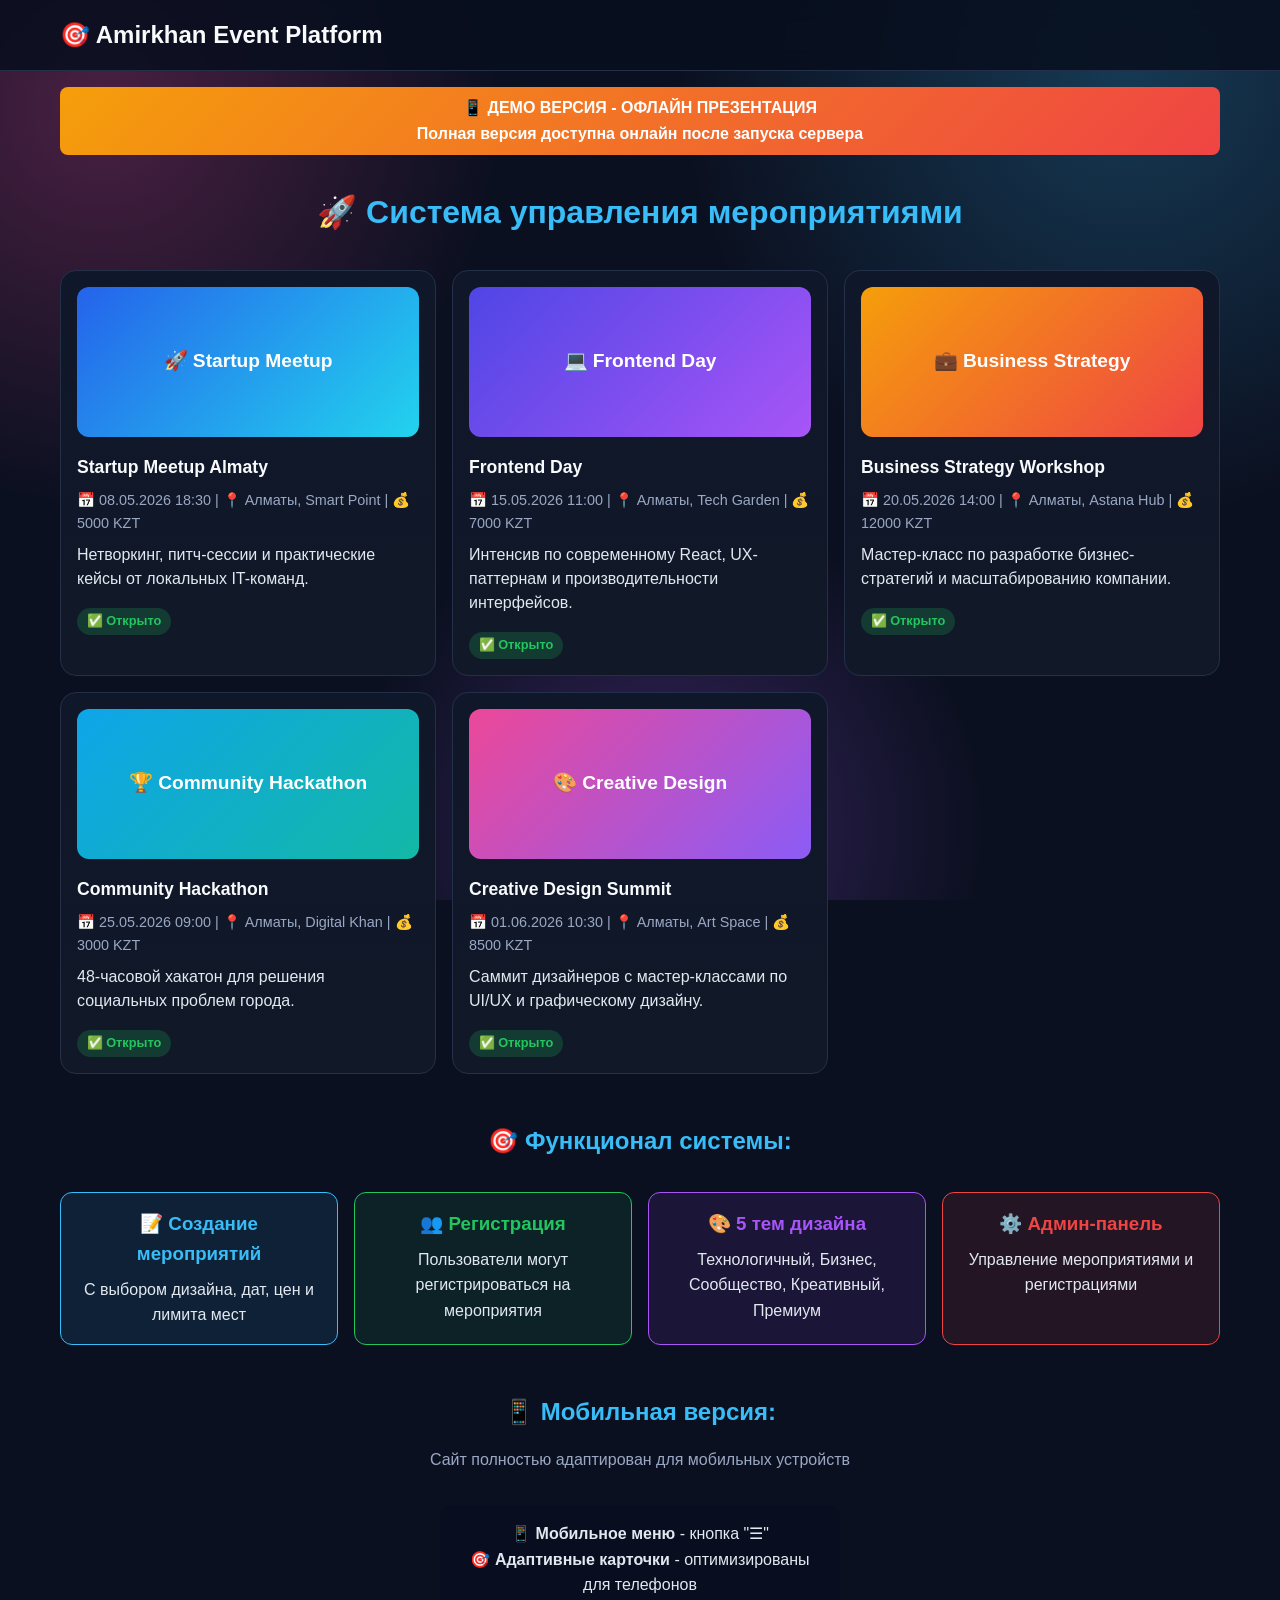
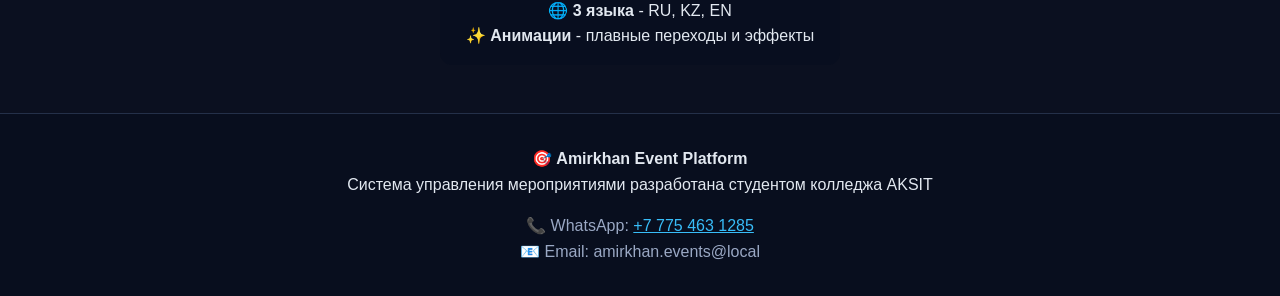
<file: kursovaya/DEMO_OFFLINE.html>
<!DOCTYPE html>
<html lang="ru">
<head>
    <meta charset="UTF-8">
    <meta name="viewport" content="width=device-width, initial-scale=1.0">
    <title>Amirkhan Event Platform - Демо версия</title>
    <style>
        :root {
            --bg: #0b1020;
            --surface: #ffffff;
            --surface-soft: #f1f5ff;
            --text: #e2e8f0;
            --muted: #9aa8c4;
            --primary: #38bdf8;
            --primary-2: #6366f1;
            --accent: #a855f7;
            --border: #243049;
        }
        
        * { margin: 0; padding: 0; box-sizing: border-box; }
        body {
            font-family: 'Segoe UI', sans-serif;
            background: var(--bg);
            color: var(--text);
            line-height: 1.6;
            background-image:
                radial-gradient(circle at 8% 12%, rgba(236, 72, 153, 0.28), transparent 28%),
                radial-gradient(circle at 88% 8%, rgba(56, 189, 248, 0.24), transparent 32%),
                radial-gradient(circle at 52% 92%, rgba(168, 85, 247, 0.28), transparent 30%);
            background-attachment: fixed;
        }
        
        .container { max-width: 1200px; margin: 0 auto; padding: 0 20px; }
        .header {
            background: rgba(8, 14, 30, 0.86);
            padding: 1rem 0;
            border-bottom: 1px solid var(--border);
            backdrop-filter: blur(12px);
        }
        .logo {
            font-size: 1.5rem;
            font-weight: 800;
            color: #f8fafc;
            text-decoration: none;
        }
        .demo-notice {
            background: linear-gradient(135deg, #f59e0b, #ef4444);
            color: white;
            padding: 0.5rem 1rem;
            border-radius: 8px;
            text-align: center;
            margin: 1rem 0;
            font-weight: 600;
        }
        .events-grid {
            display: grid;
            grid-template-columns: repeat(auto-fill, minmax(300px, 1fr));
            gap: 1rem;
            margin: 2rem 0;
        }
        .event-card {
            background: linear-gradient(180deg, #0f172a, #111827);
            border: 1px solid var(--border);
            border-radius: 16px;
            padding: 1rem;
            transition: transform 0.2s ease;
        }
        .event-card:hover { transform: translateY(-4px); }
        .event-cover {
            height: 150px;
            border-radius: 12px;
            margin-bottom: 1rem;
            display: flex;
            align-items: center;
            justify-content: center;
            color: white;
            font-weight: 700;
            font-size: 1.2rem;
        }
        .theme-tech { background: linear-gradient(135deg, #2563eb, #22d3ee); }
        .theme-business { background: linear-gradient(135deg, #4f46e5, #a855f7); }
        .theme-community { background: linear-gradient(135deg, #0ea5e9, #14b8a6); }
        .theme-creative { background: linear-gradient(135deg, #ec4899, #8b5cf6); }
        .theme-premium { background: linear-gradient(135deg, #f59e0b, #ef4444); }
        
        .event-title {
            font-size: 1.1rem;
            margin-bottom: 0.5rem;
            color: #f8fafc;
        }
        .event-meta {
            color: var(--muted);
            font-size: 0.9rem;
            margin-bottom: 0.5rem;
        }
        .event-desc {
            color: var(--text);
            margin-bottom: 1rem;
            line-height: 1.5;
        }
        .status {
            display: inline-block;
            padding: 0.2rem 0.6rem;
            border-radius: 20px;
            font-size: 0.8rem;
            font-weight: 600;
        }
        .status-open {
            background: rgba(34, 197, 94, 0.2);
            color: #22c55e;
        }
        .btn {
            display: inline-block;
            padding: 0.6rem 1.2rem;
            border-radius: 8px;
            text-decoration: none;
            font-weight: 600;
            transition: 0.2s ease;
            border: none;
            cursor: pointer;
        }
        .btn-primary {
            background: linear-gradient(135deg, var(--primary), var(--primary-2));
            color: white;
        }
        .btn-primary:hover { transform: translateY(-1px); }
        
        .footer {
            background: rgba(8, 14, 30, 0.86);
            padding: 2rem 0;
            margin-top: 3rem;
            text-align: center;
            border-top: 1px solid var(--border);
        }
        
        @media (max-width: 768px) {
            .events-grid {
                grid-template-columns: 1fr;
                gap: 1rem;
                padding: 0 10px;
            }
            .event-cover {
                height: 120px;
            }
        }
    </style>
</head>
<body>
    <header class="header">
        <div class="container">
            <a href="#" class="logo">🎯 Amirkhan Event Platform</a>
        </div>
    </header>

    <main class="container">
        <div class="demo-notice">
            📱 ДЕМО ВЕРСИЯ - ОФЛАЙН ПРЕЗЕНТАЦИЯ
            <br>Полная версия доступна онлайн после запуска сервера
        </div>

        <h1 style="text-align: center; margin: 2rem 0; color: var(--primary);">
            🚀 Система управления мероприятиями
        </h1>

        <div class="events-grid">
            <!-- Startup Meetup -->
            <div class="event-card">
                <div class="event-cover theme-tech">🚀 Startup Meetup</div>
                <h3 class="event-title">Startup Meetup Almaty</h3>
                <p class="event-meta">📅 08.05.2026 18:30 | 📍 Алматы, Smart Point | 💰 5000 KZT</p>
                <p class="event-desc">Нетворкинг, питч-сессии и практические кейсы от локальных IT-команд.</p>
                <span class="status status-open">✅ Открыто</span>
            </div>

            <!-- Frontend Day -->
            <div class="event-card">
                <div class="event-cover theme-business">💻 Frontend Day</div>
                <h3 class="event-title">Frontend Day</h3>
                <p class="event-meta">📅 15.05.2026 11:00 | 📍 Алматы, Tech Garden | 💰 7000 KZT</p>
                <p class="event-desc">Интенсив по современному React, UX-паттернам и производительности интерфейсов.</p>
                <span class="status status-open">✅ Открыто</span>
            </div>

            <!-- Business Strategy -->
            <div class="event-card">
                <div class="event-cover theme-premium">💼 Business Strategy</div>
                <h3 class="event-title">Business Strategy Workshop</h3>
                <p class="event-meta">📅 20.05.2026 14:00 | 📍 Алматы, Astana Hub | 💰 12000 KZT</p>
                <p class="event-desc">Мастер-класс по разработке бизнес-стратегий и масштабированию компании.</p>
                <span class="status status-open">✅ Открыто</span>
            </div>

            <!-- Community Hackathon -->
            <div class="event-card">
                <div class="event-cover theme-community">🏆 Community Hackathon</div>
                <h3 class="event-title">Community Hackathon</h3>
                <p class="event-meta">📅 25.05.2026 09:00 | 📍 Алматы, Digital Khan | 💰 3000 KZT</p>
                <p class="event-desc">48-часовой хакатон для решения социальных проблем города.</p>
                <span class="status status-open">✅ Открыто</span>
            </div>

            <!-- Creative Design -->
            <div class="event-card">
                <div class="event-cover theme-creative">🎨 Creative Design</div>
                <h3 class="event-title">Creative Design Summit</h3>
                <p class="event-meta">📅 01.06.2026 10:30 | 📍 Алматы, Art Space | 💰 8500 KZT</p>
                <p class="event-desc">Саммит дизайнеров с мастер-классами по UI/UX и графическому дизайну.</p>
                <span class="status status-open">✅ Открыто</span>
            </div>
        </div>

        <div style="text-align: center; margin: 3rem 0;">
            <h2 style="color: var(--primary); margin-bottom: 1rem;">🎯 Функционал системы:</h2>
            <div style="display: grid; grid-template-columns: repeat(auto-fit, minmax(250px, 1fr)); gap: 1rem; margin: 2rem 0;">
                <div style="background: rgba(56, 189, 248, 0.1); padding: 1rem; border-radius: 12px; border: 1px solid var(--primary);">
                    <h3 style="color: var(--primary); margin-bottom: 0.5rem;">📝 Создание мероприятий</h3>
                    <p>С выбором дизайна, дат, цен и лимита мест</p>
                </div>
                <div style="background: rgba(34, 197, 94, 0.1); padding: 1rem; border-radius: 12px; border: 1px solid #22c55e;">
                    <h3 style="color: #22c55e; margin-bottom: 0.5rem;">👥 Регистрация</h3>
                    <p>Пользователи могут регистрироваться на мероприятия</p>
                </div>
                <div style="background: rgba(168, 85, 247, 0.1); padding: 1rem; border-radius: 12px; border: 1px solid var(--accent);">
                    <h3 style="color: var(--accent); margin-bottom: 0.5rem;">🎨 5 тем дизайна</h3>
                    <p>Технологичный, Бизнес, Сообщество, Креативный, Премиум</p>
                </div>
                <div style="background: rgba(239, 68, 68, 0.1); padding: 1rem; border-radius: 12px; border: 1px solid #ef4444;">
                    <h3 style="color: #ef4444; margin-bottom: 0.5rem;">⚙️ Админ-панель</h3>
                    <p>Управление мероприятиями и регистрациями</p>
                </div>
            </div>
        </div>

        <div style="text-align: center; margin: 3rem 0;">
            <h2 style="color: var(--primary); margin-bottom: 1rem;">📱 Мобильная версия:</h2>
            <p style="color: var(--muted); margin-bottom: 2rem;">Сайт полностью адаптирован для мобильных устройств</p>
            <div style="background: rgba(8, 14, 30, 0.6); padding: 1rem; border-radius: 12px; max-width: 400px; margin: 0 auto;">
                <p>📱 <strong>Мобильное меню</strong> - кнопка "☰"</p>
                <p>🎯 <strong>Адаптивные карточки</strong> - оптимизированы для телефонов</p>
                <p>🌐 <strong>3 языка</strong> - RU, KZ, EN</p>
                <p>✨ <strong>Анимации</strong> - плавные переходы и эффекты</p>
            </div>
        </div>
    </main>

    <footer class="footer">
        <div class="container">
            <p><strong>🎯 Amirkhan Event Platform</strong></p>
            <p>Система управления мероприятиями разработана студентом колледжа AKSIT</p>
            <p style="color: var(--muted); margin-top: 1rem;">
                📞 WhatsApp: <a href="https://wa.me/87754631285" style="color: var(--primary);">+7 775 463 1285</a><br>
                📧 Email: amirkhan.events@local
            </p>
        </div>
    </footer>
</body>
</html>
</file>
